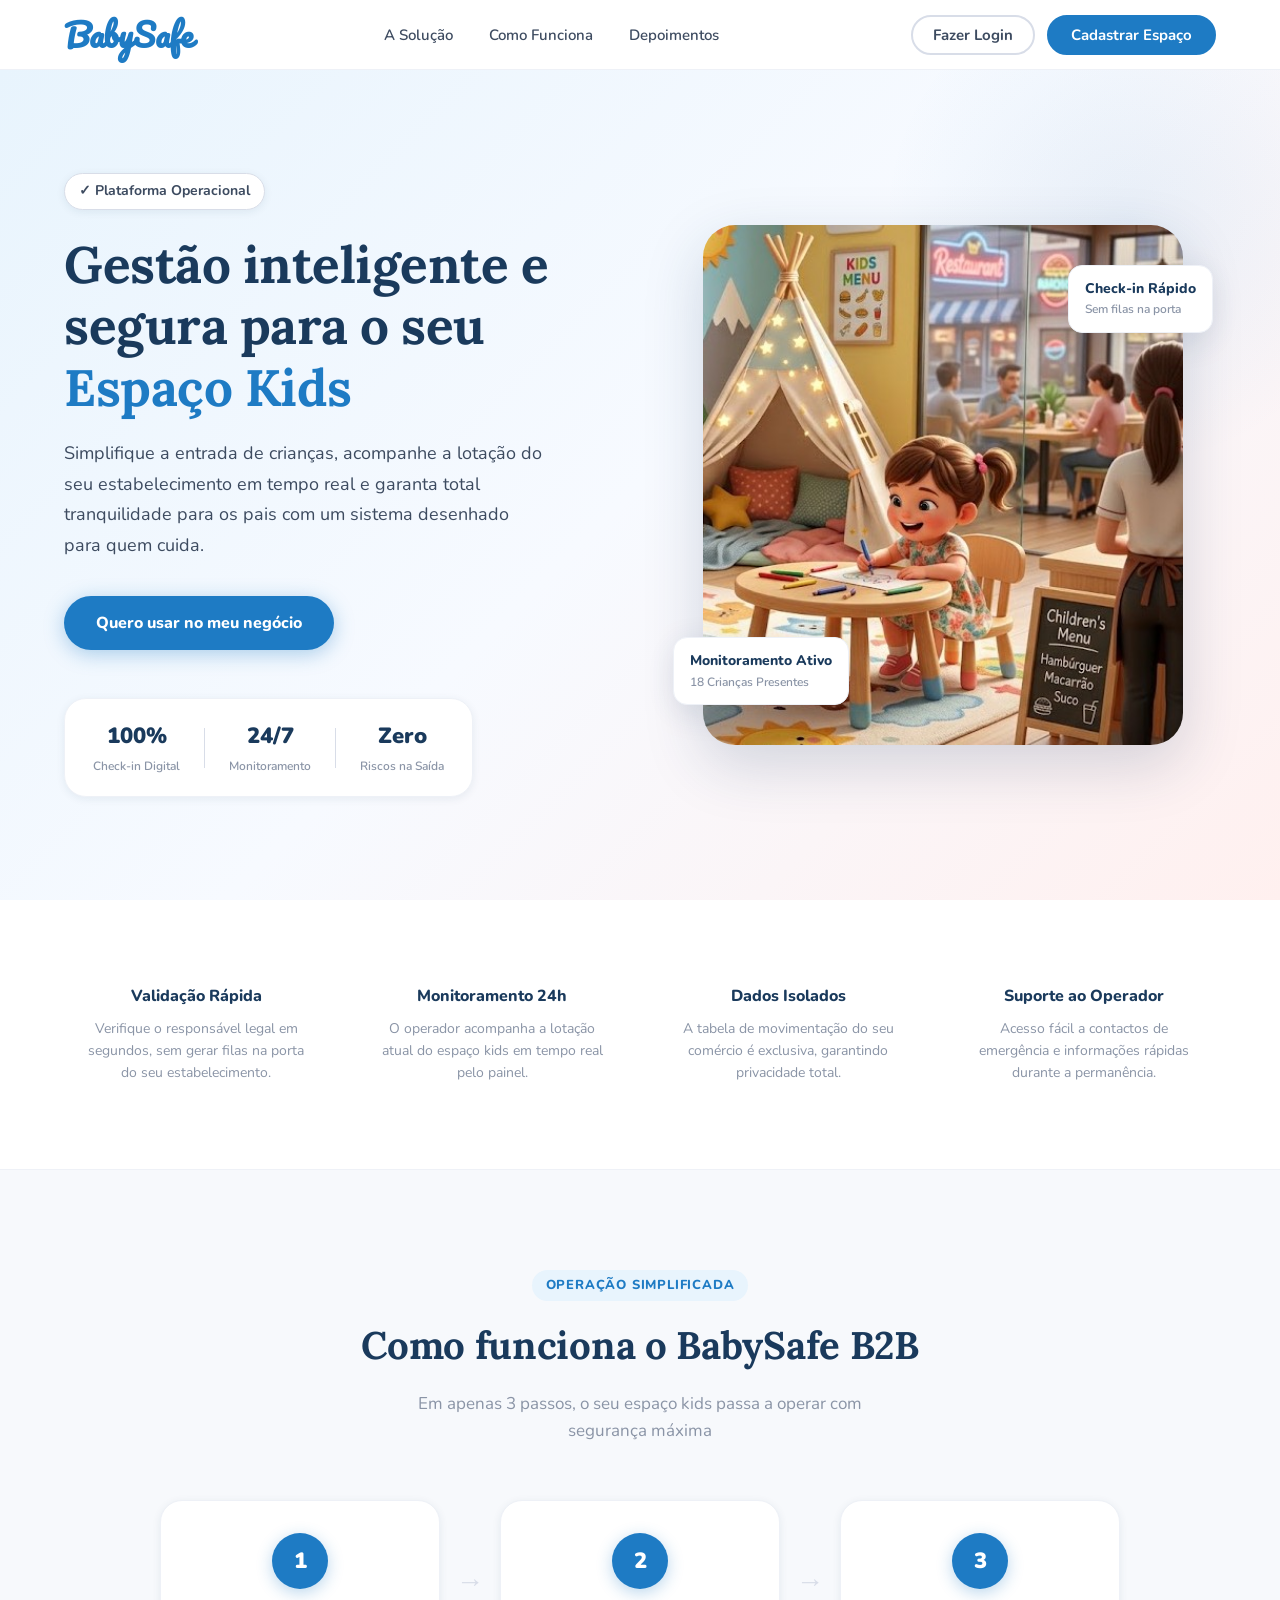
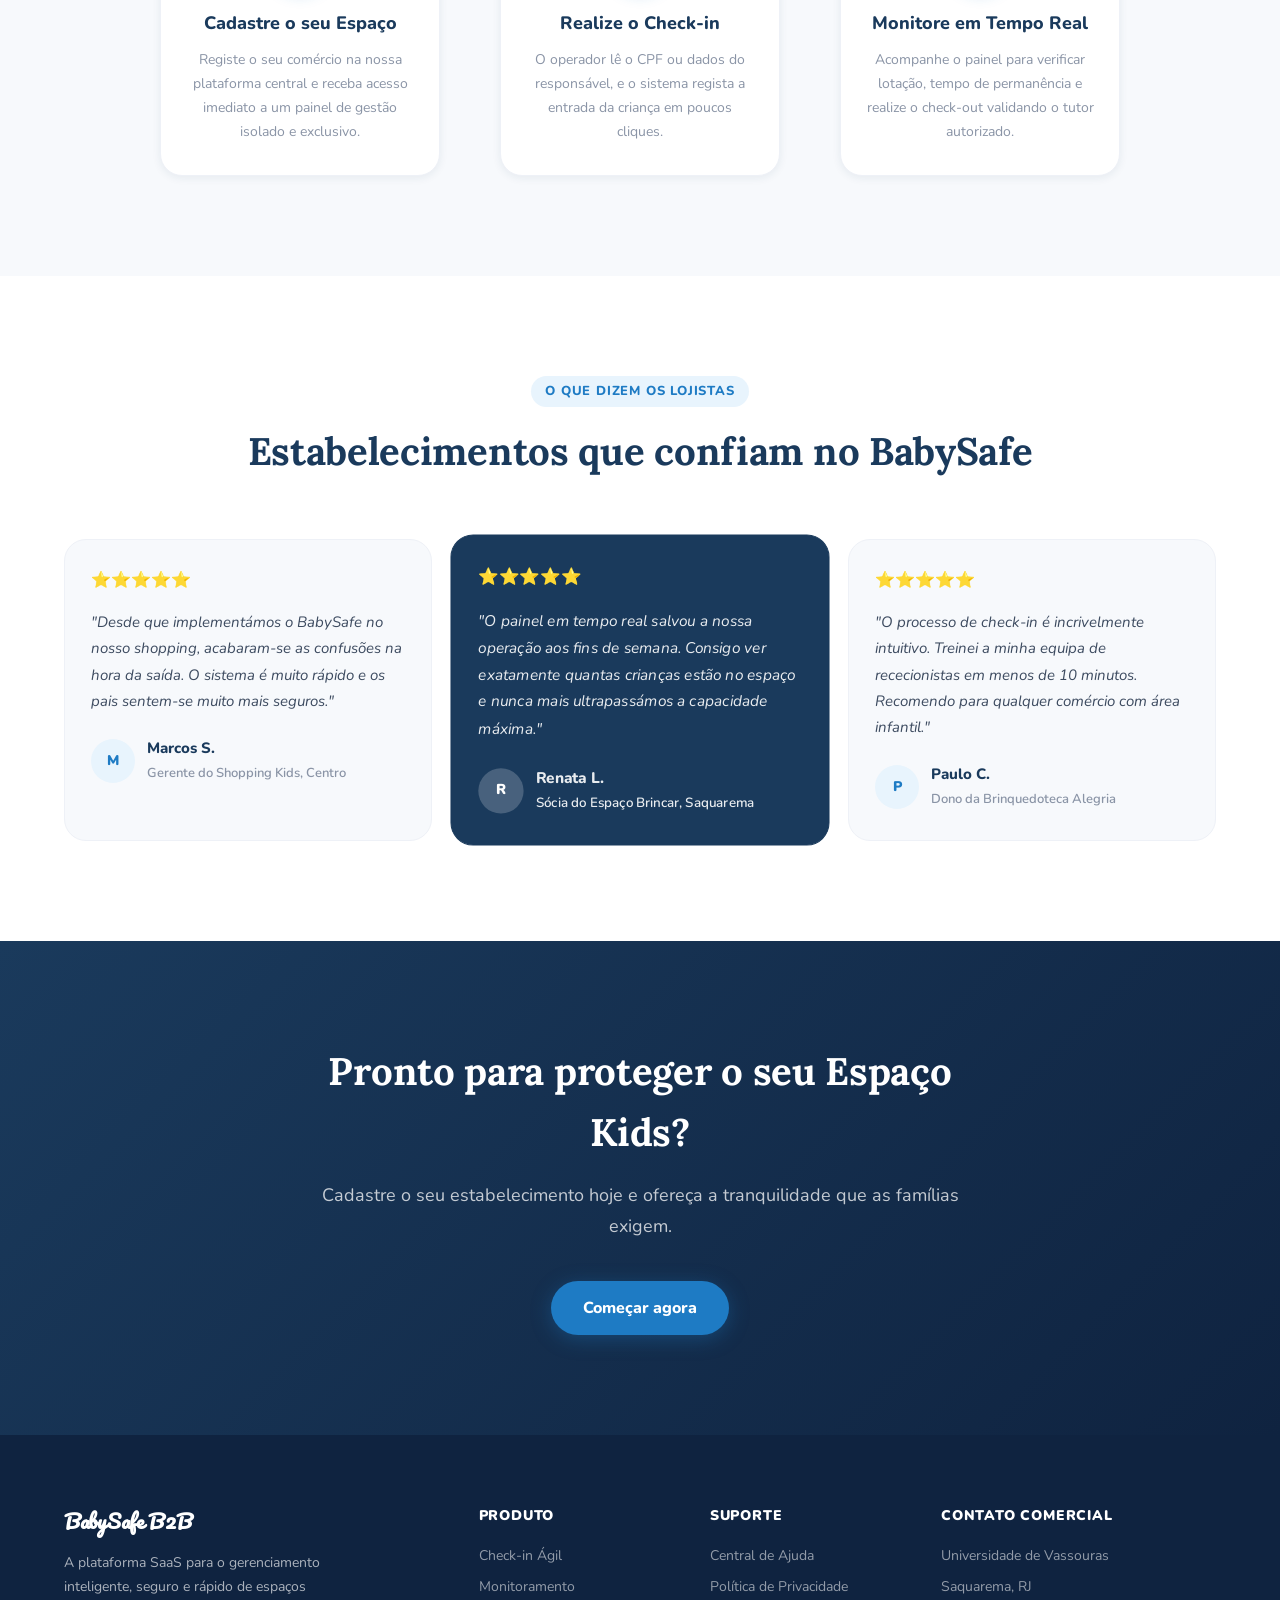
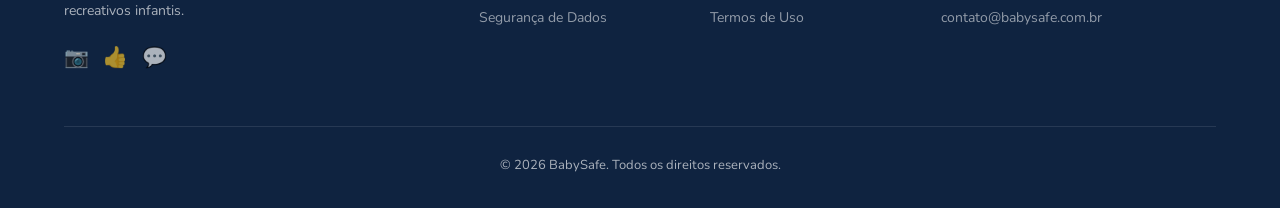
<file: index.html>
<!DOCTYPE html>
<html lang="pt-BR">
<head>
    <meta charset="UTF-8">
    <meta name="viewport" content="width=device-width, initial-scale=1.0">
    <title>BabySafe | Gestão Inteligente para Espaços Kids</title>
    
    <link rel="preconnect" href="https://fonts.googleapis.com">
    <link rel="preconnect" href="https://fonts.gstatic.com" crossorigin>
    <link href="https://fonts.googleapis.com/css2?family=Nunito:wght@400;600;700;800;900&family=Lora:wght@600;700&display=swap" rel="stylesheet">
    <link href="https://fonts.googleapis.com/css?family=Pacifico" rel="stylesheet">
    
    <link rel="stylesheet" href="style.css">
</head>
<body id="topo">

    <!-- HEADER (Herda o teu estilo original) -->
    <header id="header">
        <a href="#" class="logo">

            BabySafe
        </a>
        <nav class="nav-links">
            <a href="#solucao">A Solução</a>
            <a href="#como-funciona">Como Funciona</a>
            <a href="#depoimentos">Depoimentos</a>
        </nav>
        <div class="header-buttons">
            <button class="btn-ghost" onclick="window.location.href='login.html'">Fazer Login</button>
            <button class="btn-primary" onclick="window.location.href='cadastro.html'">Cadastrar Espaço</button>
        </div>
        <button class="cont_mapa" id="cont_mapa" aria-label="Menu">
            <span></span>
            <span></span>
            <span></span>
        </button>
    </header>

    <!-- MOBILE MENU -->
    <div class="mobile-menu" id="mobileMenu">
        <a href="#solucao">A Solução</a>
        <a href="#como-funciona">Como Funciona</a>
        <a href="#depoimentos">Depoimentos</a>
        <button class="btn-ghost" onclick="window.location.href='login.html'">Acesso Restrito</button>
        <button class="btn-primary" onclick="window.location.href='cadastro.html'">Cadastrar Espaço</button>
    </div>

    <!-- HERO SECTION -->
    <section class="hero" id="solucao">
        <div class="hero-overlay"></div>
        <div class="hero-content">
            <div class="hero-badge">✓ Plataforma Operacional</div>
            <h1>Gestão inteligente e segura para o seu <span class="hero-highlight">Espaço Kids</span></h1>
            <p>Simplifique a entrada de crianças, acompanhe a lotação do seu estabelecimento em tempo real e garanta total tranquilidade para os pais com um sistema desenhado para quem cuida.</p>
            
            <div class="hero-actions">
                <button class="btn-hero-primary" onclick="window.location.href='cadastro.html'">Quero usar no meu negócio</button>
            </div>
            
            <!-- Estatísticas Adaptadas -->
            <div class="hero-stats">
                <div class="stat">
                    <strong>100%</strong>
                    <span>Check-in Digital</span>
                </div>
                <div class="stat-divider"></div>
                <div class="stat">
                    <strong>24/7</strong>
                    <span>Monitoramento</span>
                </div>
                <div class="stat-divider"></div>
                <div class="stat">
                    <strong>Zero</strong>
                    <span>Riscos na Saída</span>
                </div>
            </div>
        </div>

        <div class="hero-image-side">
            <div class="hero-img-wrapper">
                <img src="./fotos/babysafe.jpg" alt="Crianças brincando com segurança">
                
                <!-- Cartões flutuantes que referenciam o MVP -->
                <div class="floating-card card-verified">
                    <div>
                        <strong>Monitoramento Ativo</strong>
                        <p>18 Crianças Presentes</p>
                    </div>
                </div>
                <div class="floating-card card-rating">
                    <div>
                        <strong>Check-in Rápido</strong>
                        <p>Sem filas na porta</p>
                    </div>
                </div>
            </div>
        </div>
    </section>

    <!-- TRUST SECTION -->
    <section class="trust-section">
        <div class="trust-grid">
            <div class="trust-item">
                <h3>Validação Rápida</h3>
                <p>Verifique o responsável legal em segundos, sem gerar filas na porta do seu estabelecimento.</p>
            </div>
            <div class="trust-item">
                <h3>Monitoramento 24h</h3>
                <p>O operador acompanha a lotação atual do espaço kids em tempo real pelo painel.</p>
            </div>
            <div class="trust-item">
                <h3>Dados Isolados</h3>
                <p>A tabela de movimentação do seu comércio é exclusiva, garantindo privacidade total.</p>
            </div>
            <div class="trust-item">
                <h3>Suporte ao Operador</h3>
                <p>Acesso fácil a contactos de emergência e informações rápidas durante a permanência.</p>
            </div>
        </div>
    </section>

    <!-- COMO FUNCIONA SECTION -->
    <section class="how-it-works" id="como-funciona">
        <div class="section-header">
            <span class="section-tag">Operação Simplificada</span>
            <h2>Como funciona o BabySafe B2B</h2>
            <p>Em apenas 3 passos, o seu espaço kids passa a operar com segurança máxima</p>
        </div>
        <div class="steps-container">
            <div class="step">
                <div class="step-number">1</div>
                <div class="step-content">
                    <h3>Cadastre o seu Espaço</h3>
                    <p>Registe o seu comércio na nossa plataforma central e receba acesso imediato a um painel de gestão isolado e exclusivo.</p>
                </div>
            </div>
            <div class="step-arrow">→</div>
            <div class="step">
                <div class="step-number">2</div>
                <div class="step-content">
                    <h3>Realize o Check-in</h3>
                    <p>O operador lê o CPF ou dados do responsável, e o sistema regista a entrada da criança em poucos cliques.</p>
                </div>
            </div>
            <div class="step-arrow">→</div>
            <div class="step">
                <div class="step-number">3</div>
                <div class="step-content">
                    <h3>Monitore em Tempo Real</h3>
                    <p>Acompanhe o painel para verificar lotação, tempo de permanência e realize o check-out validando o tutor autorizado.</p>
                </div>
            </div>
        </div>
    </section>

    <!-- DEPOIMENTOS SECTION -->
    <section class="testimonials" id="depoimentos">
        <div class="section-header">
            <span class="section-tag">O que dizem os lojistas</span>
            <h2>Estabelecimentos que confiam no BabySafe</h2>
        </div>
        <div class="testimonials-grid">
            <div class="testimonial-card">
                <div class="stars">⭐⭐⭐⭐⭐</div>
                <p>"Desde que implementámos o BabySafe no nosso shopping, acabaram-se as confusões na hora da saída. O sistema é muito rápido e os pais sentem-se muito mais seguros."</p>
                <div class="testimonial-author">
                    <div class="author-avatar">M</div>
                    <div>
                        <strong>Marcos S.</strong>
                        <span>Gerente do Shopping Kids, Centro</span>
                    </div>
                </div>
            </div>
            <div class="testimonial-card testimonial-featured">
                <div class="stars">⭐⭐⭐⭐⭐</div>
                <p>"O painel em tempo real salvou a nossa operação aos fins de semana. Consigo ver exatamente quantas crianças estão no espaço e nunca mais ultrapassámos a capacidade máxima."</p>
                <div class="testimonial-author">
                    <div class="author-avatar">R</div>
                    <div>
                        <strong>Renata L.</strong>
                        <span>Sócia do Espaço Brincar, Saquarema</span>
                    </div>
                </div>
            </div>
            <div class="testimonial-card">
                <div class="stars">⭐⭐⭐⭐⭐</div>
                <p>"O processo de check-in é incrivelmente intuitivo. Treinei a minha equipa de rececionistas em menos de 10 minutos. Recomendo para qualquer comércio com área infantil."</p>
                <div class="testimonial-author">
                    <div class="author-avatar">P</div>
                    <div>
                        <strong>Paulo C.</strong>
                        <span>Dono da Brinquedoteca Alegria</span>
                    </div>
                </div>
            </div>
        </div>
    </section>

    <!-- FINAL CTA SECTION -->
    <section class="cta-section">
        <div class="cta-content">
            <h2>Pronto para proteger o seu Espaço Kids?</h2>
            <p>Cadastre o seu estabelecimento hoje e ofereça a tranquilidade que as famílias exigem.</p>
            <div class="cta-buttons">
                <button class="btn-hero-primary" onclick="window.location.href='cadastro.html'">Começar agora</button>
            </div>
        </div>
    </section>

    <!-- FOOTER -->
    <footer>
        <div class="footer-grid">
            <div class="footer-brand">
                <a href="#" class="logo footer-logo" style="font-family: 'Pacifico', cursive; color: white;">BabySafe B2B</a>
                <p>A plataforma SaaS para o gerenciamento inteligente, seguro e rápido de espaços recreativos infantis.</p>
                <div class="social-links">
                    <a href="#" aria-label="Instagram">📷</a>
                    <a href="#" aria-label="Facebook">👍</a>
                    <a href="#" aria-label="WhatsApp">💬</a>
                </div>
            </div>
            <div class="footer-col">
                <h4>Produto</h4>
                <a href="#como-funciona">Check-in Ágil</a>
                <a href="#como-funciona">Monitoramento</a>
                <a href="#como-funciona">Segurança de Dados</a>
            </div>
            <div class="footer-col">
                <h4>Suporte</h4>
                <a href="#">Central de Ajuda</a>
                <a href="#">Política de Privacidade</a>
                <a href="#">Termos de Uso</a>
            </div>
            <div class="footer-col">
                <h4>Contato Comercial</h4>
                <p>Universidade de Vassouras</p>
                <p>Saquarema, RJ</p>
                <a href="#">contato@babysafe.com.br</a>
            </div>
        </div>
        <div class="footer-bottom">
            <p>© 2026 BabySafe. Todos os direitos reservados.</p>
        </div>
    </footer>

    <!-- Script Menu Mobile -->
    <script>
        document.getElementById('cont_mapa').addEventListener('click', function() {
            var menu = document.getElementById('mobileMenu');
            if(menu.classList.contains('open')) {
                menu.classList.remove('open');
            } else {
                menu.classList.add('open');
            }
        });
    </script>
</body>
</html>
</file>
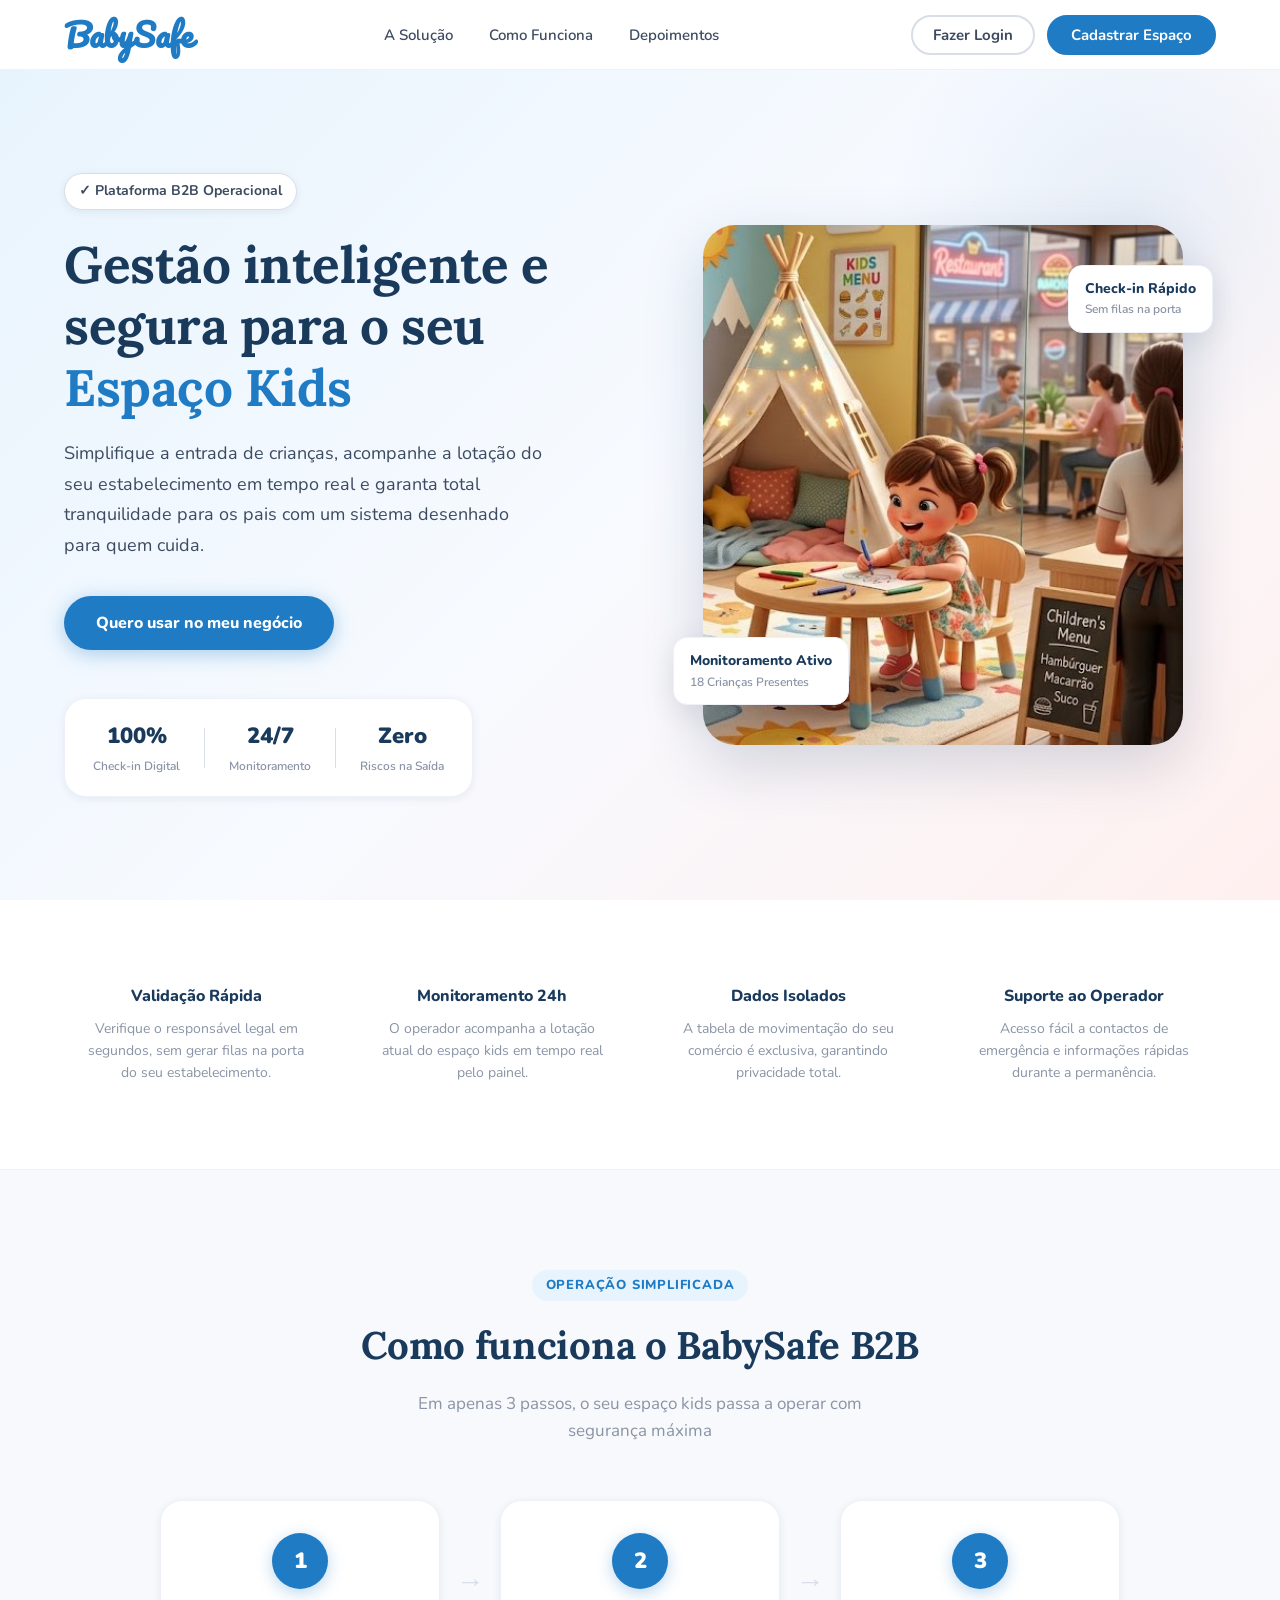
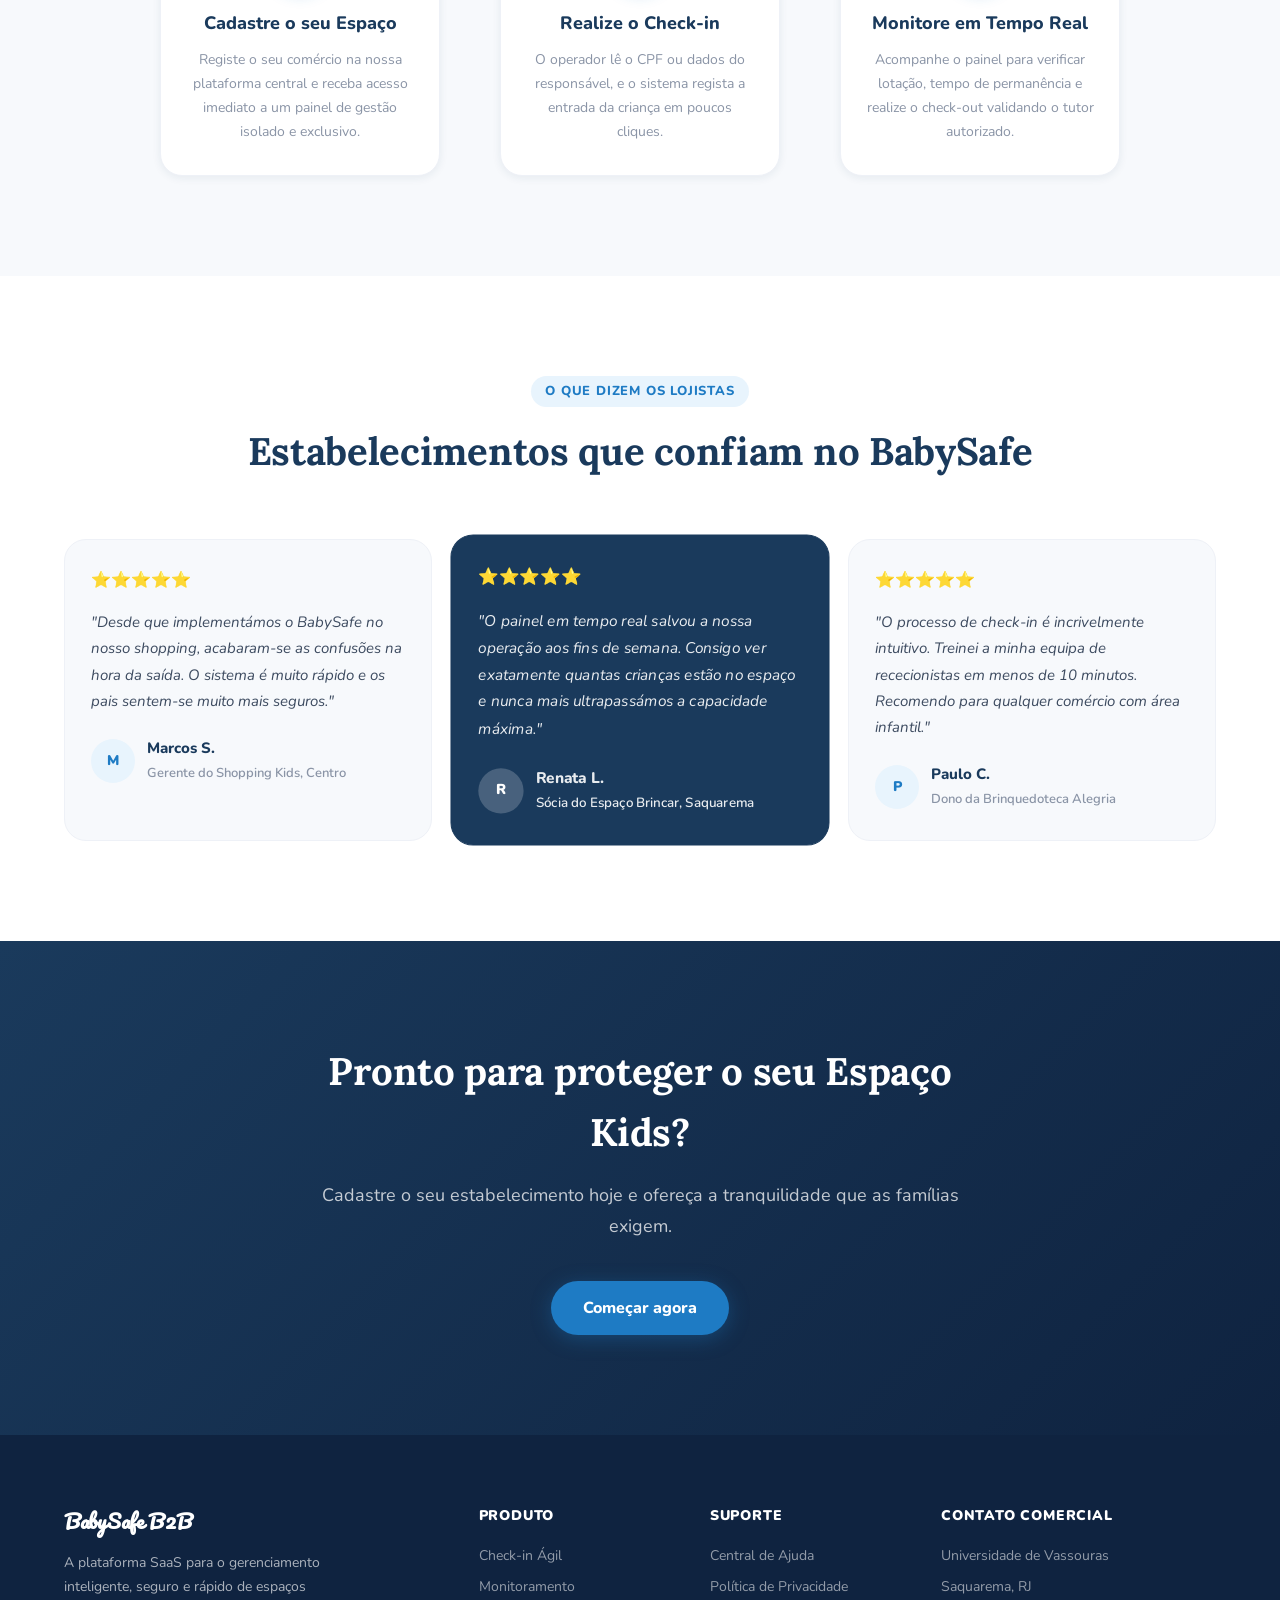
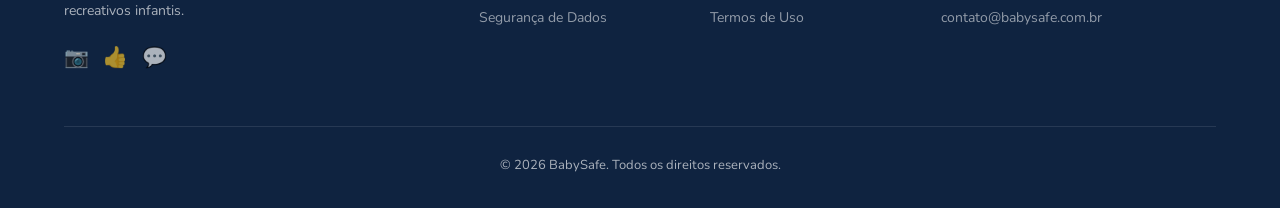
<file: Dashboard/index.html>
<!DOCTYPE html>
<html lang="pt-BR">
<head>
    <meta charset="UTF-8">
    <meta name="viewport" content="width=device-width, initial-scale=1.0">
    <title>BabySafe | Gestão Inteligente para Espaços Kids</title>
    
    <link rel="preconnect" href="https://fonts.googleapis.com">
    <link rel="preconnect" href="https://fonts.gstatic.com" crossorigin>
    <link href="https://fonts.googleapis.com/css2?family=Nunito:wght@400;600;700;800;900&family=Lora:wght@600;700&display=swap" rel="stylesheet">
    <link href="https://fonts.googleapis.com/css?family=Pacifico" rel="stylesheet">
    
    <link rel="stylesheet" href="style.css">
</head>
<body id="topo">

    <!-- HEADER (Herda o teu estilo original) -->
    <header id="header">
        <a href="#" class="logo">

            BabySafe
        </a>
        <nav class="nav-links">
            <a href="#solucao">A Solução</a>
            <a href="#como-funciona">Como Funciona</a>
            <a href="#depoimentos">Depoimentos</a>
        </nav>
        <div class="header-buttons">
            <button class="btn-ghost" onclick="window.location.href='login.html'">Fazer Login</button>
            <button class="btn-primary" onclick="window.location.href='cadastro.html'">Cadastrar Espaço</button>
        </div>
        <button class="cont_mapa" id="cont_mapa" aria-label="Menu">
            <span></span>
            <span></span>
            <span></span>
        </button>
    </header>

    <!-- MOBILE MENU -->
    <div class="mobile-menu" id="mobileMenu">
        <a href="#solucao">A Solução</a>
        <a href="#como-funciona">Como Funciona</a>
        <a href="#depoimentos">Depoimentos</a>
        <button class="btn-ghost" onclick="window.location.href='login.html'">Acesso Restrito</button>
        <button class="btn-primary" onclick="window.location.href='cadastro.html'">Cadastrar Espaço</button>
    </div>

    <!-- HERO SECTION -->
    <section class="hero" id="solucao">
        <div class="hero-overlay"></div>
        <div class="hero-content">
            <div class="hero-badge">✓ Plataforma B2B Operacional</div>
            <h1>Gestão inteligente e segura para o seu <span class="hero-highlight">Espaço Kids</span></h1>
            <p>Simplifique a entrada de crianças, acompanhe a lotação do seu estabelecimento em tempo real e garanta total tranquilidade para os pais com um sistema desenhado para quem cuida.</p>
            
            <div class="hero-actions">
                <button class="btn-hero-primary" onclick="window.location.href='cadastro.html'">Quero usar no meu negócio</button>
            </div>
            
            <!-- Estatísticas Adaptadas -->
            <div class="hero-stats">
                <div class="stat">
                    <strong>100%</strong>
                    <span>Check-in Digital</span>
                </div>
                <div class="stat-divider"></div>
                <div class="stat">
                    <strong>24/7</strong>
                    <span>Monitoramento</span>
                </div>
                <div class="stat-divider"></div>
                <div class="stat">
                    <strong>Zero</strong>
                    <span>Riscos na Saída</span>
                </div>
            </div>
        </div>

        <div class="hero-image-side">
            <div class="hero-img-wrapper">
                <img src="../fotos/babysafe.jpg" alt="Crianças brincando com segurança">
                
                <!-- Cartões flutuantes que referenciam o MVP -->
                <div class="floating-card card-verified">
                    <div>
                        <strong>Monitoramento Ativo</strong>
                        <p>18 Crianças Presentes</p>
                    </div>
                </div>
                <div class="floating-card card-rating">
                    <div>
                        <strong>Check-in Rápido</strong>
                        <p>Sem filas na porta</p>
                    </div>
                </div>
            </div>
        </div>
    </section>

    <!-- TRUST SECTION -->
    <section class="trust-section">
        <div class="trust-grid">
            <div class="trust-item">
                <h3>Validação Rápida</h3>
                <p>Verifique o responsável legal em segundos, sem gerar filas na porta do seu estabelecimento.</p>
            </div>
            <div class="trust-item">
                <h3>Monitoramento 24h</h3>
                <p>O operador acompanha a lotação atual do espaço kids em tempo real pelo painel.</p>
            </div>
            <div class="trust-item">
                <h3>Dados Isolados</h3>
                <p>A tabela de movimentação do seu comércio é exclusiva, garantindo privacidade total.</p>
            </div>
            <div class="trust-item">
                <h3>Suporte ao Operador</h3>
                <p>Acesso fácil a contactos de emergência e informações rápidas durante a permanência.</p>
            </div>
        </div>
    </section>

    <!-- COMO FUNCIONA SECTION -->
    <section class="how-it-works" id="como-funciona">
        <div class="section-header">
            <span class="section-tag">Operação Simplificada</span>
            <h2>Como funciona o BabySafe B2B</h2>
            <p>Em apenas 3 passos, o seu espaço kids passa a operar com segurança máxima</p>
        </div>
        <div class="steps-container">
            <div class="step">
                <div class="step-number">1</div>
                <div class="step-content">
                    <h3>Cadastre o seu Espaço</h3>
                    <p>Registe o seu comércio na nossa plataforma central e receba acesso imediato a um painel de gestão isolado e exclusivo.</p>
                </div>
            </div>
            <div class="step-arrow">→</div>
            <div class="step">
                <div class="step-number">2</div>
                <div class="step-content">
                    <h3>Realize o Check-in</h3>
                    <p>O operador lê o CPF ou dados do responsável, e o sistema regista a entrada da criança em poucos cliques.</p>
                </div>
            </div>
            <div class="step-arrow">→</div>
            <div class="step">
                <div class="step-number">3</div>
                <div class="step-content">
                    <h3>Monitore em Tempo Real</h3>
                    <p>Acompanhe o painel para verificar lotação, tempo de permanência e realize o check-out validando o tutor autorizado.</p>
                </div>
            </div>
        </div>
    </section>

    <!-- DEPOIMENTOS SECTION -->
    <section class="testimonials" id="depoimentos">
        <div class="section-header">
            <span class="section-tag">O que dizem os lojistas</span>
            <h2>Estabelecimentos que confiam no BabySafe</h2>
        </div>
        <div class="testimonials-grid">
            <div class="testimonial-card">
                <div class="stars">⭐⭐⭐⭐⭐</div>
                <p>"Desde que implementámos o BabySafe no nosso shopping, acabaram-se as confusões na hora da saída. O sistema é muito rápido e os pais sentem-se muito mais seguros."</p>
                <div class="testimonial-author">
                    <div class="author-avatar">M</div>
                    <div>
                        <strong>Marcos S.</strong>
                        <span>Gerente do Shopping Kids, Centro</span>
                    </div>
                </div>
            </div>
            <div class="testimonial-card testimonial-featured">
                <div class="stars">⭐⭐⭐⭐⭐</div>
                <p>"O painel em tempo real salvou a nossa operação aos fins de semana. Consigo ver exatamente quantas crianças estão no espaço e nunca mais ultrapassámos a capacidade máxima."</p>
                <div class="testimonial-author">
                    <div class="author-avatar">R</div>
                    <div>
                        <strong>Renata L.</strong>
                        <span>Sócia do Espaço Brincar, Saquarema</span>
                    </div>
                </div>
            </div>
            <div class="testimonial-card">
                <div class="stars">⭐⭐⭐⭐⭐</div>
                <p>"O processo de check-in é incrivelmente intuitivo. Treinei a minha equipa de rececionistas em menos de 10 minutos. Recomendo para qualquer comércio com área infantil."</p>
                <div class="testimonial-author">
                    <div class="author-avatar">P</div>
                    <div>
                        <strong>Paulo C.</strong>
                        <span>Dono da Brinquedoteca Alegria</span>
                    </div>
                </div>
            </div>
        </div>
    </section>

    <!-- FINAL CTA SECTION -->
    <section class="cta-section">
        <div class="cta-content">
            <h2>Pronto para proteger o seu Espaço Kids?</h2>
            <p>Cadastre o seu estabelecimento hoje e ofereça a tranquilidade que as famílias exigem.</p>
            <div class="cta-buttons">
                <button class="btn-hero-primary" onclick="window.location.href='cadastro.html'">Começar agora</button>
            </div>
        </div>
    </section>

    <!-- FOOTER -->
    <footer>
        <div class="footer-grid">
            <div class="footer-brand">
                <a href="#" class="logo footer-logo" style="font-family: 'Pacifico', cursive; color: white;">BabySafe B2B</a>
                <p>A plataforma SaaS para o gerenciamento inteligente, seguro e rápido de espaços recreativos infantis.</p>
                <div class="social-links">
                    <a href="#" aria-label="Instagram">📷</a>
                    <a href="#" aria-label="Facebook">👍</a>
                    <a href="#" aria-label="WhatsApp">💬</a>
                </div>
            </div>
            <div class="footer-col">
                <h4>Produto</h4>
                <a href="#como-funciona">Check-in Ágil</a>
                <a href="#como-funciona">Monitoramento</a>
                <a href="#como-funciona">Segurança de Dados</a>
            </div>
            <div class="footer-col">
                <h4>Suporte</h4>
                <a href="#">Central de Ajuda</a>
                <a href="#">Política de Privacidade</a>
                <a href="#">Termos de Uso</a>
            </div>
            <div class="footer-col">
                <h4>Contato Comercial</h4>
                <p>Universidade de Vassouras</p>
                <p>Saquarema, RJ</p>
                <a href="#">contato@babysafe.com.br</a>
            </div>
        </div>
        <div class="footer-bottom">
            <p>© 2026 BabySafe. Todos os direitos reservados.</p>
        </div>
    </footer>

    <!-- Script Menu Mobile -->
    <script>
        document.getElementById('cont_mapa').addEventListener('click', function() {
            var menu = document.getElementById('mobileMenu');
            if(menu.classList.contains('open')) {
                menu.classList.remove('open');
            } else {
                menu.classList.add('open');
            }
        });
    </script>
</body>
</html>
</file>
<file: style.css>
/*--------------------------------------RESET E BASE --------------------------------------- */
* {
    margin: 0;
    padding: 0;
    box-sizing: border-box;
}

:root {
    --navy: #1a3a5c;
    --navy-dark: #0f2340;
    --blue: #1e7bc4;
    --blue-light: #e8f4fd;
    --coral: #f25c54;
    --coral-light: #fff0ef;
    --gold: #f5a623;
    --green: #27ae60;
    --white: #ffffff;
    --gray-50: #f7f9fc;
    --gray-100: #eef1f7;
    --gray-200: #d8dde8;
    --gray-400: #8a94a6;
    --gray-700: #3d4b60;
    --text: #1e2d3d;
    --radius-sm: 8px;
    --radius-md: 14px;
    --radius-lg: 22px;
    --radius-xl: 32px;
    --shadow-sm: 0 2px 8px rgba(30,58,92,0.08);
    --shadow-md: 0 8px 32px rgba(30,58,92,0.12);
    --shadow-lg: 0 20px 60px rgba(30,58,92,0.18);
    --transition: 0.25s ease;
    --max-width: 1200px;
}

html {
    scroll-behavior: smooth;
}

body {
    background: var(--white);
    color: var(--text);
    font-family: 'Nunito', sans-serif;
    font-size: 16px;
    line-height: 1.6;
    overflow-x: hidden;
}

img { max-width: 100%; display: block; }

a { text-decoration: none; color: inherit; }


/* ---------------------------------------HEADER--------------------------------------- */
header {
    position: fixed;
    top: 0; left: 0; right: 0;
    z-index: 1000;
    display: flex;
    align-items: center;
    justify-content: space-between;
    padding: 0 5%;
    height: 70px;
    background: rgba(255,255,255,0.97);
    backdrop-filter: blur(12px);
    border-bottom: 1px solid var(--gray-100);
    transition: box-shadow var(--transition);
}

.logo {
    font-family: 'Pacifico', cursive;
    font-size: 32px;
    font-weight: 700;
    color: #1e7bc4;
    display: flex;
    align-items: center;
    gap: 8px;
    letter-spacing: -0.3px;
}

.logo-icon { font-size: 20px; }

.nav-links {
    display: flex;
    gap: 36px;
}

.nav-links a {
    font-size: 15px;
    font-weight: 600;
    color: var(--gray-700);
    transition: color var(--transition);
    position: relative;
}

.nav-links a::after {
    content: '';
    position: absolute;
    bottom: -4px; left: 0;
    width: 0; height: 2px;
    background: var(--blue);
    border-radius: 2px;
    transition: width var(--transition);
}

.nav-links a:hover { color: var(--blue); }
.nav-links a:hover::after { width: 100%; }

.header-buttons {
    display: flex;
    gap: 12px;
    align-items: center;
}

.btn-ghost {
    background: transparent;
    border: 2px solid var(--gray-200);
    color: var(--gray-700);
    padding: 8px 20px;
    border-radius: var(--radius-xl);
    font-size: 15px;
    font-weight: 700;
    font-family: 'Nunito', sans-serif;
    cursor: pointer;
    transition: all var(--transition);
}

.btn-ghost:hover {
    border-color: var(--blue);
    color: var(--blue);
}

.btn-primary {
    background: var(--blue);
    border: 2px solid var(--blue);
    color: var(--white);
    padding: 8px 22px;
    border-radius: var(--radius-xl);
    font-size: 15px;
    font-weight: 700;
    font-family: 'Nunito', sans-serif;
    cursor: pointer;
    transition: all var(--transition);
}

.btn-primary:hover {
    background: var(--navy);
    border-color: var(--navy);
    transform: translateY(-1px);
    box-shadow: 0 4px 16px rgba(30,123,196,0.35);
}

.cont_mapa {
    display: none;
    flex-direction: column;
    gap: 5px;
    background: none;
    border: none;
    cursor: pointer;
    padding: 4px;
}

.cont_mapa span {
    display: block;
    width: 24px;
    height: 2px;
    background: var(--navy);
    border-radius: 2px;
    transition: all var(--transition);
}

/* ---------------------------------------MOBILE MENU--------------------------------------- */
.mobile-menu {
    display: none;
    position: fixed;
    top: 70px; left: 0; right: 0;
    background: var(--white);
    padding: 24px 5%;
    border-bottom: 1px solid var(--gray-100);
    box-shadow: var(--shadow-md);
    z-index: 999;
    flex-direction: column;
    gap: 20px;
}

.mobile-menu.open { display: flex; }

.mobile-menu a {
    font-size: 17px;
    font-weight: 700;
    color: var(--gray-700);
    padding: 8px 0;
    border-bottom: 1px solid var(--gray-100);
}


/* -------------------------------------- HERO-------------------------------------- */
.hero {
    margin-top: 70px;
    min-height: calc(100vh - 70px);
    display: grid;
    grid-template-columns: 1fr 1fr;
    align-items: center;
    gap: 60px;
    padding: 80px 5%;
    background: linear-gradient(135deg, #e8f4fd 0%, #f7faff 50%, #fff0ef 100%);
    position: relative;
    overflow: hidden;
}

.hero::before {
    content: '';
    position: absolute;
    top: -100px; right: -100px;
    width: 500px; height: 500px;
    background: radial-gradient(circle, rgba(30,123,196,0.08) 0%, transparent 70%);
    pointer-events: none;
}

.hero-overlay { display: none; }

.hero-content {
    max-width: 580px;
    animation: fadeInUp 0.8s ease both;
}

.hero-badge {
    display: inline-flex;
    align-items: center;
    gap: 6px;
    background: var(--white);
    border: 1px solid var(--gray-200);
    color: var(--gray-700);
    font-size: 14px;
    font-weight: 700;
    padding: 6px 14px;
    border-radius: var(--radius-xl);
    margin-bottom: 24px;
    box-shadow: var(--shadow-sm);
}

.hero-content h1 {
    font-family: 'Lora', serif;
    font-size: clamp(34px, 4vw, 54px);
    font-weight: 700;
    color: var(--navy);
    line-height: 1.2;
    margin-bottom: 20px;
    letter-spacing: -0.5px;
}

.hero-highlight {
    color: var(--blue);
    position: relative;
}

.hero-content p {
    font-size: 18px;
    color: var(--gray-700);
    margin-bottom: 36px;
    max-width: 480px;
    line-height: 1.7;
}

.hero-actions {
    display: flex;
    gap: 14px;
    flex-wrap: wrap;
    margin-bottom: 48px;
}

.btn-hero-primary {
    background: var(--blue);
    color: var(--white);
    border: none;
    padding: 16px 32px;
    border-radius: var(--radius-xl);
    font-size: 16px;
    font-weight: 800;
    font-family: 'Nunito', sans-serif;
    cursor: pointer;
    transition: all var(--transition);
    box-shadow: 0 4px 20px rgba(30,123,196,0.35);
}

.btn-hero-primary:hover {
    background: var(--navy);
    transform: translateY(-2px);
    box-shadow: 0 8px 30px rgba(30,123,196,0.45);
}

.hero-stats {
    display: flex;
    align-items: center;
    gap: 24px;
    background: var(--white);
    border-radius: var(--radius-lg);
    padding: 20px 28px;
    box-shadow: var(--shadow-sm);
    border: 1px solid var(--gray-100);
    width: fit-content;
}

.stat {
    display: flex;
    flex-direction: column;
    align-items: center;
    gap: 2px;
}

.stat strong {
    font-size: 22px;
    font-weight: 900;
    color: var(--navy);
}

.stat span {
    font-size: 12px;
    color: var(--gray-400);
    font-weight: 600;
    text-align: center;
}

.stat-divider {
    width: 1px;
    height: 40px;
    background: var(--gray-200);
}

/*--------------------------------------- HERO IMAGE--------------------------------------- */
.hero-image-side {
    display: flex;
    justify-content: center;
    align-items: center;
    animation: fadeInRight 0.8s ease 0.2s both;
}

.hero-img-wrapper {
    position: relative;
    width: 100%;
    max-width: 480px;
}

.hero-img-wrapper img {
    width: 100%;
    height: 520px;
    object-fit: cover;
    border-radius: var(--radius-xl);
    box-shadow: var(--shadow-lg);
}

.floating-card {
    position: absolute;
    background: var(--white);
    border-radius: var(--radius-md);
    padding: 12px 16px;
    display: flex;
    align-items: center;
    gap: 10px;
    box-shadow: var(--shadow-md);
    border: 1px solid var(--gray-100);
    animation: float 3s ease-in-out infinite;
}

.card-verified {
    bottom: 40px;
    left: -30px;
    animation-delay: 0s;
}

.card-rating {
    top: 40px;
    right: -30px;
    animation-delay: 1.5s;
}

.floating-card .card-icon {
    font-size: 24px;
}

.floating-card div strong {
    display: block;
    font-size: 14px;
    font-weight: 800;
    color: var(--navy);
}

.floating-card div p {
    font-size: 12px;
    color: var(--gray-400);
    font-weight: 600;
}


/* ---------------------------------------TRUST SECTION--------------------------------------- */
.trust-section {
    background: var(--white);
    padding: 60px 5%;
    border-bottom: 1px solid var(--gray-100);
}

.trust-grid {
    max-width: var(--max-width);
    margin: 0 auto;
    display: grid;
    grid-template-columns: repeat(4, 1fr);
    gap: 32px;
}

.trust-item {
    text-align: center;
    padding: 24px 16px;
}

.trust-icon {
    font-size: 36px;
    margin-bottom: 14px;
}

.trust-item h3 {
    font-size: 16px;
    font-weight: 800;
    color: var(--navy);
    margin-bottom: 8px;
}

.trust-item p {
    font-size: 14px;
    color: var(--gray-400);
    line-height: 1.6;
}


/* ---------------------------------------SECTION COMO FUNCIONA --------------------------------------- */
.section-header {
    text-align: center;
    margin-bottom: 56px;
}

.section-tag {
    display: inline-block;
    background: var(--blue-light);
    color: var(--blue);
    font-size: 13px;
    font-weight: 800;
    padding: 5px 14px;
    border-radius: var(--radius-xl);
    text-transform: uppercase;
    letter-spacing: 0.8px;
    margin-bottom: 14px;
}

.section-header h2 {
    font-family: 'Lora', serif;
    font-size: clamp(28px, 3vw, 42px);
    font-weight: 700;
    color: var(--navy);
    margin-bottom: 14px;
    letter-spacing: -0.3px;
}

.section-header p {
    font-size: 17px;
    color: var(--gray-400);
    max-width: 520px;
    margin: 0 auto;
}

.how-it-works {
    padding: 100px 5%;
    background: var(--gray-50);
}

.how-it-works .section-header,
.how-it-works > * {
    max-width: var(--max-width);
    margin-left: auto;
    margin-right: auto;
}

.steps-container {
    display: flex;
    align-items: flex-start;
    justify-content: center;
    gap: 16px;
    max-width: var(--max-width);
    margin: 0 auto;
    flex-wrap: wrap;
}

.step {
    flex: 1;
    min-width: 220px;
    max-width: 280px;
    background: var(--white);
    border-radius: var(--radius-lg);
    padding: 32px 24px;
    text-align: center;
    box-shadow: var(--shadow-sm);
    border: 1px solid var(--gray-100);
    transition: all var(--transition);
}

.step:hover {
    transform: translateY(-6px);
    box-shadow: var(--shadow-md);
}

.step-number {
    width: 56px;
    height: 56px;
    background: var(--blue);
    color: var(--white);
    border-radius: 50%;
    font-size: 22px;
    font-weight: 900;
    display: flex;
    align-items: center;
    justify-content: center;
    margin: 0 auto 20px;
    box-shadow: 0 4px 16px rgba(30,123,196,0.3);
}

.step h3 {
    font-size: 18px;
    font-weight: 800;
    color: var(--navy);
    margin-bottom: 10px;
}

.step p {
    font-size: 14px;
    color: var(--gray-400);
    line-height: 1.7;
}

.step-arrow {
    font-size: 28px;
    color: var(--gray-200);
    padding-top: 60px;
    font-weight: 300;
    flex-shrink: 0;
}

/* --------------------------------------- DEPOIMENTOS --------------------------------------- */
.testimonials {
    padding: 100px 5%;
    background: var(--white);
}

.testimonials-grid {
    display: grid;
    grid-template-columns: repeat(3, 1fr);
    gap: 24px;
    max-width: var(--max-width);
    margin: 0 auto;
}

.testimonial-card {
    background: var(--gray-50);
    border: 1px solid var(--gray-100);
    border-radius: var(--radius-lg);
    padding: 28px 26px;
    transition: all var(--transition);
}

.testimonial-card:hover {
    transform: translateY(-4px);
    box-shadow: var(--shadow-sm);
}

.testimonial-featured {
    background: var(--navy);
    border-color: var(--navy);
    transform: scale(1.03);
}

.testimonial-featured:hover {
    transform: scale(1.03) translateY(-4px);
}

.testimonial-featured p,
.testimonial-featured .testimonial-author strong,
.testimonial-featured .testimonial-author span {
    color: rgba(255,255,255,0.9) !important;
}

.stars {
    font-size: 16px;
    margin-bottom: 16px;
}

.testimonial-card p {
    font-size: 15px;
    color: var(--gray-700);
    line-height: 1.75;
    margin-bottom: 22px;
    font-style: italic;
}

.testimonial-author {
    display: flex;
    align-items: center;
    gap: 12px;
}

.author-avatar {
    width: 44px;
    height: 44px;
    border-radius: 50%;
    background: var(--blue-light);
    color: var(--blue);
    font-size: 14px;
    font-weight: 900;
    display: flex;
    align-items: center;
    justify-content: center;
    flex-shrink: 0;
}

.testimonial-featured .author-avatar {
    background: rgba(255,255,255,0.2);
    color: var(--white);
}

.testimonial-author strong {
    display: block;
    font-size: 15px;
    font-weight: 800;
    color: var(--navy);
}

.testimonial-author span {
    font-size: 13px;
    color: var(--gray-400);
    font-weight: 600;
}


/* ---------------------------------------ULTIMO CARD SECTION --------------------------------------- */
.cta-section {
    background: linear-gradient(135deg, var(--navy) 0%, var(--navy-dark) 100%);
    padding: 100px 5%;
    text-align: center;
}

.cta-content {
    max-width: 680px;
    margin: 0 auto;
}

.cta-content h2 {
    font-family: 'Lora', serif;
    font-size: clamp(28px, 3vw, 42px);
    font-weight: 700;
    color: var(--white);
    margin-bottom: 16px;
    letter-spacing: -0.3px;
}

.cta-content p {
    font-size: 18px;
    color: rgba(255,255,255,0.75);
    margin-bottom: 40px;
    line-height: 1.7;
}

.cta-buttons {
    display: flex;
    gap: 16px;
    justify-content: center;
    flex-wrap: wrap;
}

.cta-section .btn-hero-secondary {
    border-color: rgba(255,255,255,0.4);
    color: var(--white);
    background: transparent;
}

.cta-section .btn-hero-secondary:hover {
    border-color: var(--white);
    background: rgba(255,255,255,0.1);
    color: var(--white);
}


/* ---------------------------------------FOOTER --------------------------------------- */
footer {
    background: var(--navy-dark);
    color: rgba(255,255,255,0.65);
    padding: 70px 5% 32px;
}

.footer-grid {
    max-width: var(--max-width);
    margin: 0 auto;
    display: grid;
    grid-template-columns: 2fr 1fr 1fr 1.5fr;
    gap: 48px;
    margin-bottom: 52px;
}

.footer-brand .footer-logo {
    color: var(--white);
    font-size: 20px;
    margin-bottom: 14px;
    display: inline-block;
}

.footer-brand p {
    font-size: 14px;
    line-height: 1.7;
    max-width: 260px;
    margin-bottom: 20px;
}

.social-links {
    display: flex;
    gap: 14px;
}

.social-links a {
    font-size: 20px;
    transition: transform var(--transition);
}

.social-links a:hover { transform: scale(1.2); }

.footer-col h4 {
    font-size: 14px;
    font-weight: 900;
    color: var(--white);
    text-transform: uppercase;
    letter-spacing: 0.8px;
    margin-bottom: 18px;
}

.footer-col a,
.footer-col p {
    display: block;
    font-size: 14px;
    color: rgba(255,255,255,0.55);
    margin-bottom: 10px;
    transition: color var(--transition);
    line-height: 1.5;
}

.footer-col a:hover { color: var(--white); }

.footer-bottom {
    max-width: var(--max-width);
    margin: 0 auto;
    padding-top: 28px;
    border-top: 1px solid rgba(255,255,255,0.1);
    text-align: center;
    font-size: 13px;
}

/* ------------------------------------RESPONSIVIDADE--------------------------------------------------------*/
@media (max-width: 1024px) {
    .trust-grid { grid-template-columns: repeat(2, 1fr); }
    .testimonials-grid { grid-template-columns: 1fr; }
    .testimonial-featured { transform: none; }
    .footer-grid { grid-template-columns: 1fr 1fr; gap: 36px; }
}

@media (max-width: 768px) {
    header { padding: 0 16px; }
    .nav-links, .header-buttons { display: none; }
    .cont_mapa { display: flex !important; }

    .hero {
        grid-template-columns: 1fr;
        padding: 48px 5%;
        min-height: auto;
        text-align: center;
    }

    .hero-image-side { order: -1; }
    .hero-img-wrapper img { height: 300px; border-radius: var(--radius-lg); }
    .floating-card { display: none; }

    .hero-actions { justify-content: center; }
    .hero-stats { margin: 0 auto; flex-wrap: wrap; justify-content: center; }

    .trust-grid { grid-template-columns: repeat(2, 1fr); }

    .steps-container { flex-direction: column; align-items: center; }
    .step-arrow { transform: rotate(90deg); padding-top: 0; }

    .footer-grid { grid-template-columns: 1fr; gap: 28px; }
    .cta-buttons { flex-direction: column; align-items: center; }
}

@media (max-width: 480px) {
    .hero-stats {
        flex-direction: column;
        gap: 16px;
        width: 100%;
        text-align: center;
    }
    .stat-divider { width: 60px; height: 1px; }
    .hero-content h1 { font-size: 28px; }
    .trust-grid { grid-template-columns: 1fr; }
}

/* Keyframes para animações */
@keyframes float {
    0% { transform: translateY(0); }
    50% { transform: translateY(-10px); }
    100% { transform: translateY(0); }
}

@keyframes fadeInUp {
    from {
        opacity: 0;
        transform: translateY(20px);
    }
    to {
        opacity: 1;
        transform: translateY(0);
    }
}

@keyframes fadeInRight {
    from {
        opacity: 0;
        transform: translateX(30px);
    }
    to {
        opacity: 1;
        transform: translateX(0);
    }
}
</file>
<file: Dashboard/style.css>
/*--------------------------------------RESET E BASE --------------------------------------- */
* {
    margin: 0;
    padding: 0;
    box-sizing: border-box;
}

:root {
    --navy: #1a3a5c;
    --navy-dark: #0f2340;
    --blue: #1e7bc4;
    --blue-light: #e8f4fd;
    --coral: #f25c54;
    --coral-light: #fff0ef;
    --gold: #f5a623;
    --green: #27ae60;
    --white: #ffffff;
    --gray-50: #f7f9fc;
    --gray-100: #eef1f7;
    --gray-200: #d8dde8;
    --gray-400: #8a94a6;
    --gray-700: #3d4b60;
    --text: #1e2d3d;
    --radius-sm: 8px;
    --radius-md: 14px;
    --radius-lg: 22px;
    --radius-xl: 32px;
    --shadow-sm: 0 2px 8px rgba(30,58,92,0.08);
    --shadow-md: 0 8px 32px rgba(30,58,92,0.12);
    --shadow-lg: 0 20px 60px rgba(30,58,92,0.18);
    --transition: 0.25s ease;
    --max-width: 1200px;
}

html {
    scroll-behavior: smooth;
}

body {
    background: var(--white);
    color: var(--text);
    font-family: 'Nunito', sans-serif;
    font-size: 16px;
    line-height: 1.6;
    overflow-x: hidden;
}

img { max-width: 100%; display: block; }

a { text-decoration: none; color: inherit; }


/* ---------------------------------------HEADER--------------------------------------- */
header {
    position: fixed;
    top: 0; left: 0; right: 0;
    z-index: 1000;
    display: flex;
    align-items: center;
    justify-content: space-between;
    padding: 0 5%;
    height: 70px;
    background: rgba(255,255,255,0.97);
    backdrop-filter: blur(12px);
    border-bottom: 1px solid var(--gray-100);
    transition: box-shadow var(--transition);
}

.logo {
    font-family: 'Pacifico', cursive;
    font-size: 32px;
    font-weight: 700;
    color: #1e7bc4;
    display: flex;
    align-items: center;
    gap: 8px;
    letter-spacing: -0.3px;
}

.logo-icon { font-size: 20px; }

.nav-links {
    display: flex;
    gap: 36px;
}

.nav-links a {
    font-size: 15px;
    font-weight: 600;
    color: var(--gray-700);
    transition: color var(--transition);
    position: relative;
}

.nav-links a::after {
    content: '';
    position: absolute;
    bottom: -4px; left: 0;
    width: 0; height: 2px;
    background: var(--blue);
    border-radius: 2px;
    transition: width var(--transition);
}

.nav-links a:hover { color: var(--blue); }
.nav-links a:hover::after { width: 100%; }

.header-buttons {
    display: flex;
    gap: 12px;
    align-items: center;
}

.btn-ghost {
    background: transparent;
    border: 2px solid var(--gray-200);
    color: var(--gray-700);
    padding: 8px 20px;
    border-radius: var(--radius-xl);
    font-size: 15px;
    font-weight: 700;
    font-family: 'Nunito', sans-serif;
    cursor: pointer;
    transition: all var(--transition);
}

.btn-ghost:hover {
    border-color: var(--blue);
    color: var(--blue);
}

.btn-primary {
    background: var(--blue);
    border: 2px solid var(--blue);
    color: var(--white);
    padding: 8px 22px;
    border-radius: var(--radius-xl);
    font-size: 15px;
    font-weight: 700;
    font-family: 'Nunito', sans-serif;
    cursor: pointer;
    transition: all var(--transition);
}

.btn-primary:hover {
    background: var(--navy);
    border-color: var(--navy);
    transform: translateY(-1px);
    box-shadow: 0 4px 16px rgba(30,123,196,0.35);
}

.cont_mapa {
    display: none;
    flex-direction: column;
    gap: 5px;
    background: none;
    border: none;
    cursor: pointer;
    padding: 4px;
}

.cont_mapa span {
    display: block;
    width: 24px;
    height: 2px;
    background: var(--navy);
    border-radius: 2px;
    transition: all var(--transition);
}

/* ---------------------------------------MOBILE MENU--------------------------------------- */
.mobile-menu {
    display: none;
    position: fixed;
    top: 70px; left: 0; right: 0;
    background: var(--white);
    padding: 24px 5%;
    border-bottom: 1px solid var(--gray-100);
    box-shadow: var(--shadow-md);
    z-index: 999;
    flex-direction: column;
    gap: 20px;
}

.mobile-menu.open { display: flex; }

.mobile-menu a {
    font-size: 17px;
    font-weight: 700;
    color: var(--gray-700);
    padding: 8px 0;
    border-bottom: 1px solid var(--gray-100);
}


/* -------------------------------------- HERO-------------------------------------- */
.hero {
    margin-top: 70px;
    min-height: calc(100vh - 70px);
    display: grid;
    grid-template-columns: 1fr 1fr;
    align-items: center;
    gap: 60px;
    padding: 80px 5%;
    background: linear-gradient(135deg, #e8f4fd 0%, #f7faff 50%, #fff0ef 100%);
    position: relative;
    overflow: hidden;
}

.hero::before {
    content: '';
    position: absolute;
    top: -100px; right: -100px;
    width: 500px; height: 500px;
    background: radial-gradient(circle, rgba(30,123,196,0.08) 0%, transparent 70%);
    pointer-events: none;
}

.hero-overlay { display: none; }

.hero-content {
    max-width: 580px;
    animation: fadeInUp 0.8s ease both;
}

.hero-badge {
    display: inline-flex;
    align-items: center;
    gap: 6px;
    background: var(--white);
    border: 1px solid var(--gray-200);
    color: var(--gray-700);
    font-size: 14px;
    font-weight: 700;
    padding: 6px 14px;
    border-radius: var(--radius-xl);
    margin-bottom: 24px;
    box-shadow: var(--shadow-sm);
}

.hero-content h1 {
    font-family: 'Lora', serif;
    font-size: clamp(34px, 4vw, 54px);
    font-weight: 700;
    color: var(--navy);
    line-height: 1.2;
    margin-bottom: 20px;
    letter-spacing: -0.5px;
}

.hero-highlight {
    color: var(--blue);
    position: relative;
}

.hero-content p {
    font-size: 18px;
    color: var(--gray-700);
    margin-bottom: 36px;
    max-width: 480px;
    line-height: 1.7;
}

.hero-actions {
    display: flex;
    gap: 14px;
    flex-wrap: wrap;
    margin-bottom: 48px;
}

.btn-hero-primary {
    background: var(--blue);
    color: var(--white);
    border: none;
    padding: 16px 32px;
    border-radius: var(--radius-xl);
    font-size: 16px;
    font-weight: 800;
    font-family: 'Nunito', sans-serif;
    cursor: pointer;
    transition: all var(--transition);
    box-shadow: 0 4px 20px rgba(30,123,196,0.35);
}

.btn-hero-primary:hover {
    background: var(--navy);
    transform: translateY(-2px);
    box-shadow: 0 8px 30px rgba(30,123,196,0.45);
}

.hero-stats {
    display: flex;
    align-items: center;
    gap: 24px;
    background: var(--white);
    border-radius: var(--radius-lg);
    padding: 20px 28px;
    box-shadow: var(--shadow-sm);
    border: 1px solid var(--gray-100);
    width: fit-content;
}

.stat {
    display: flex;
    flex-direction: column;
    align-items: center;
    gap: 2px;
}

.stat strong {
    font-size: 22px;
    font-weight: 900;
    color: var(--navy);
}

.stat span {
    font-size: 12px;
    color: var(--gray-400);
    font-weight: 600;
    text-align: center;
}

.stat-divider {
    width: 1px;
    height: 40px;
    background: var(--gray-200);
}

/*--------------------------------------- HERO IMAGE--------------------------------------- */
.hero-image-side {
    display: flex;
    justify-content: center;
    align-items: center;
    animation: fadeInRight 0.8s ease 0.2s both;
}

.hero-img-wrapper {
    position: relative;
    width: 100%;
    max-width: 480px;
}

.hero-img-wrapper img {
    width: 100%;
    height: 520px;
    object-fit: cover;
    border-radius: var(--radius-xl);
    box-shadow: var(--shadow-lg);
}

.floating-card {
    position: absolute;
    background: var(--white);
    border-radius: var(--radius-md);
    padding: 12px 16px;
    display: flex;
    align-items: center;
    gap: 10px;
    box-shadow: var(--shadow-md);
    border: 1px solid var(--gray-100);
    animation: float 3s ease-in-out infinite;
}

.card-verified {
    bottom: 40px;
    left: -30px;
    animation-delay: 0s;
}

.card-rating {
    top: 40px;
    right: -30px;
    animation-delay: 1.5s;
}

.floating-card .card-icon {
    font-size: 24px;
}

.floating-card div strong {
    display: block;
    font-size: 14px;
    font-weight: 800;
    color: var(--navy);
}

.floating-card div p {
    font-size: 12px;
    color: var(--gray-400);
    font-weight: 600;
}


/* ---------------------------------------TRUST SECTION--------------------------------------- */
.trust-section {
    background: var(--white);
    padding: 60px 5%;
    border-bottom: 1px solid var(--gray-100);
}

.trust-grid {
    max-width: var(--max-width);
    margin: 0 auto;
    display: grid;
    grid-template-columns: repeat(4, 1fr);
    gap: 32px;
}

.trust-item {
    text-align: center;
    padding: 24px 16px;
}

.trust-icon {
    font-size: 36px;
    margin-bottom: 14px;
}

.trust-item h3 {
    font-size: 16px;
    font-weight: 800;
    color: var(--navy);
    margin-bottom: 8px;
}

.trust-item p {
    font-size: 14px;
    color: var(--gray-400);
    line-height: 1.6;
}


/* ---------------------------------------SECTION COMO FUNCIONA --------------------------------------- */
.section-header {
    text-align: center;
    margin-bottom: 56px;
}

.section-tag {
    display: inline-block;
    background: var(--blue-light);
    color: var(--blue);
    font-size: 13px;
    font-weight: 800;
    padding: 5px 14px;
    border-radius: var(--radius-xl);
    text-transform: uppercase;
    letter-spacing: 0.8px;
    margin-bottom: 14px;
}

.section-header h2 {
    font-family: 'Lora', serif;
    font-size: clamp(28px, 3vw, 42px);
    font-weight: 700;
    color: var(--navy);
    margin-bottom: 14px;
    letter-spacing: -0.3px;
}

.section-header p {
    font-size: 17px;
    color: var(--gray-400);
    max-width: 520px;
    margin: 0 auto;
}

.how-it-works {
    padding: 100px 5%;
    background: var(--gray-50);
}

.how-it-works .section-header,
.how-it-works > * {
    max-width: var(--max-width);
    margin-left: auto;
    margin-right: auto;
}

.steps-container {
    display: flex;
    align-items: flex-start;
    justify-content: center;
    gap: 16px;
    max-width: var(--max-width);
    margin: 0 auto;
    flex-wrap: wrap;
}

.step {
    flex: 1;
    min-width: 220px;
    max-width: 280px;
    background: var(--white);
    border-radius: var(--radius-lg);
    padding: 32px 24px;
    text-align: center;
    box-shadow: var(--shadow-sm);
    border: 1px solid var(--gray-100);
    transition: all var(--transition);
}

.step:hover {
    transform: translateY(-6px);
    box-shadow: var(--shadow-md);
}

.step-number {
    width: 56px;
    height: 56px;
    background: var(--blue);
    color: var(--white);
    border-radius: 50%;
    font-size: 22px;
    font-weight: 900;
    display: flex;
    align-items: center;
    justify-content: center;
    margin: 0 auto 20px;
    box-shadow: 0 4px 16px rgba(30,123,196,0.3);
}

.step h3 {
    font-size: 18px;
    font-weight: 800;
    color: var(--navy);
    margin-bottom: 10px;
}

.step p {
    font-size: 14px;
    color: var(--gray-400);
    line-height: 1.7;
}

.step-arrow {
    font-size: 28px;
    color: var(--gray-200);
    padding-top: 60px;
    font-weight: 300;
    flex-shrink: 0;
}

/* --------------------------------------- DEPOIMENTOS --------------------------------------- */
.testimonials {
    padding: 100px 5%;
    background: var(--white);
}

.testimonials-grid {
    display: grid;
    grid-template-columns: repeat(3, 1fr);
    gap: 24px;
    max-width: var(--max-width);
    margin: 0 auto;
}

.testimonial-card {
    background: var(--gray-50);
    border: 1px solid var(--gray-100);
    border-radius: var(--radius-lg);
    padding: 28px 26px;
    transition: all var(--transition);
}

.testimonial-card:hover {
    transform: translateY(-4px);
    box-shadow: var(--shadow-sm);
}

.testimonial-featured {
    background: var(--navy);
    border-color: var(--navy);
    transform: scale(1.03);
}

.testimonial-featured:hover {
    transform: scale(1.03) translateY(-4px);
}

.testimonial-featured p,
.testimonial-featured .testimonial-author strong,
.testimonial-featured .testimonial-author span {
    color: rgba(255,255,255,0.9) !important;
}

.stars {
    font-size: 16px;
    margin-bottom: 16px;
}

.testimonial-card p {
    font-size: 15px;
    color: var(--gray-700);
    line-height: 1.75;
    margin-bottom: 22px;
    font-style: italic;
}

.testimonial-author {
    display: flex;
    align-items: center;
    gap: 12px;
}

.author-avatar {
    width: 44px;
    height: 44px;
    border-radius: 50%;
    background: var(--blue-light);
    color: var(--blue);
    font-size: 14px;
    font-weight: 900;
    display: flex;
    align-items: center;
    justify-content: center;
    flex-shrink: 0;
}

.testimonial-featured .author-avatar {
    background: rgba(255,255,255,0.2);
    color: var(--white);
}

.testimonial-author strong {
    display: block;
    font-size: 15px;
    font-weight: 800;
    color: var(--navy);
}

.testimonial-author span {
    font-size: 13px;
    color: var(--gray-400);
    font-weight: 600;
}


/* ---------------------------------------ULTIMO CARD SECTION --------------------------------------- */
.cta-section {
    background: linear-gradient(135deg, var(--navy) 0%, var(--navy-dark) 100%);
    padding: 100px 5%;
    text-align: center;
}

.cta-content {
    max-width: 680px;
    margin: 0 auto;
}

.cta-content h2 {
    font-family: 'Lora', serif;
    font-size: clamp(28px, 3vw, 42px);
    font-weight: 700;
    color: var(--white);
    margin-bottom: 16px;
    letter-spacing: -0.3px;
}

.cta-content p {
    font-size: 18px;
    color: rgba(255,255,255,0.75);
    margin-bottom: 40px;
    line-height: 1.7;
}

.cta-buttons {
    display: flex;
    gap: 16px;
    justify-content: center;
    flex-wrap: wrap;
}

.cta-section .btn-hero-secondary {
    border-color: rgba(255,255,255,0.4);
    color: var(--white);
    background: transparent;
}

.cta-section .btn-hero-secondary:hover {
    border-color: var(--white);
    background: rgba(255,255,255,0.1);
    color: var(--white);
}


/* ---------------------------------------FOOTER --------------------------------------- */
footer {
    background: var(--navy-dark);
    color: rgba(255,255,255,0.65);
    padding: 70px 5% 32px;
}

.footer-grid {
    max-width: var(--max-width);
    margin: 0 auto;
    display: grid;
    grid-template-columns: 2fr 1fr 1fr 1.5fr;
    gap: 48px;
    margin-bottom: 52px;
}

.footer-brand .footer-logo {
    color: var(--white);
    font-size: 20px;
    margin-bottom: 14px;
    display: inline-block;
}

.footer-brand p {
    font-size: 14px;
    line-height: 1.7;
    max-width: 260px;
    margin-bottom: 20px;
}

.social-links {
    display: flex;
    gap: 14px;
}

.social-links a {
    font-size: 20px;
    transition: transform var(--transition);
}

.social-links a:hover { transform: scale(1.2); }

.footer-col h4 {
    font-size: 14px;
    font-weight: 900;
    color: var(--white);
    text-transform: uppercase;
    letter-spacing: 0.8px;
    margin-bottom: 18px;
}

.footer-col a,
.footer-col p {
    display: block;
    font-size: 14px;
    color: rgba(255,255,255,0.55);
    margin-bottom: 10px;
    transition: color var(--transition);
    line-height: 1.5;
}

.footer-col a:hover { color: var(--white); }

.footer-bottom {
    max-width: var(--max-width);
    margin: 0 auto;
    padding-top: 28px;
    border-top: 1px solid rgba(255,255,255,0.1);
    text-align: center;
    font-size: 13px;
}

/* ------------------------------------RESPONSIVIDADE--------------------------------------------------------*/
@media (max-width: 1024px) {
    .trust-grid { grid-template-columns: repeat(2, 1fr); }
    .testimonials-grid { grid-template-columns: 1fr; }
    .testimonial-featured { transform: none; }
    .footer-grid { grid-template-columns: 1fr 1fr; gap: 36px; }
}

@media (max-width: 768px) {
    header { padding: 0 16px; }
    .nav-links, .header-buttons { display: none; }
    .cont_mapa { display: flex !important; }

    .hero {
        grid-template-columns: 1fr;
        padding: 48px 5%;
        min-height: auto;
        text-align: center;
    }

    .hero-image-side { order: -1; }
    .hero-img-wrapper img { height: 300px; border-radius: var(--radius-lg); }
    .floating-card { display: none; }

    .hero-actions { justify-content: center; }
    .hero-stats { margin: 0 auto; flex-wrap: wrap; justify-content: center; }

    .trust-grid { grid-template-columns: repeat(2, 1fr); }

    .steps-container { flex-direction: column; align-items: center; }
    .step-arrow { transform: rotate(90deg); padding-top: 0; }

    .footer-grid { grid-template-columns: 1fr; gap: 28px; }
    .cta-buttons { flex-direction: column; align-items: center; }
}

@media (max-width: 480px) {
    .hero-stats {
        flex-direction: column;
        gap: 16px;
        width: 100%;
        text-align: center;
    }
    .stat-divider { width: 60px; height: 1px; }
    .hero-content h1 { font-size: 28px; }
    .trust-grid { grid-template-columns: 1fr; }
}

/* Keyframes para animações */
@keyframes float {
    0% { transform: translateY(0); }
    50% { transform: translateY(-10px); }
    100% { transform: translateY(0); }
}

@keyframes fadeInUp {
    from {
        opacity: 0;
        transform: translateY(20px);
    }
    to {
        opacity: 1;
        transform: translateY(0);
    }
}

@keyframes fadeInRight {
    from {
        opacity: 0;
        transform: translateX(30px);
    }
    to {
        opacity: 1;
        transform: translateX(0);
    }
}
</file>
